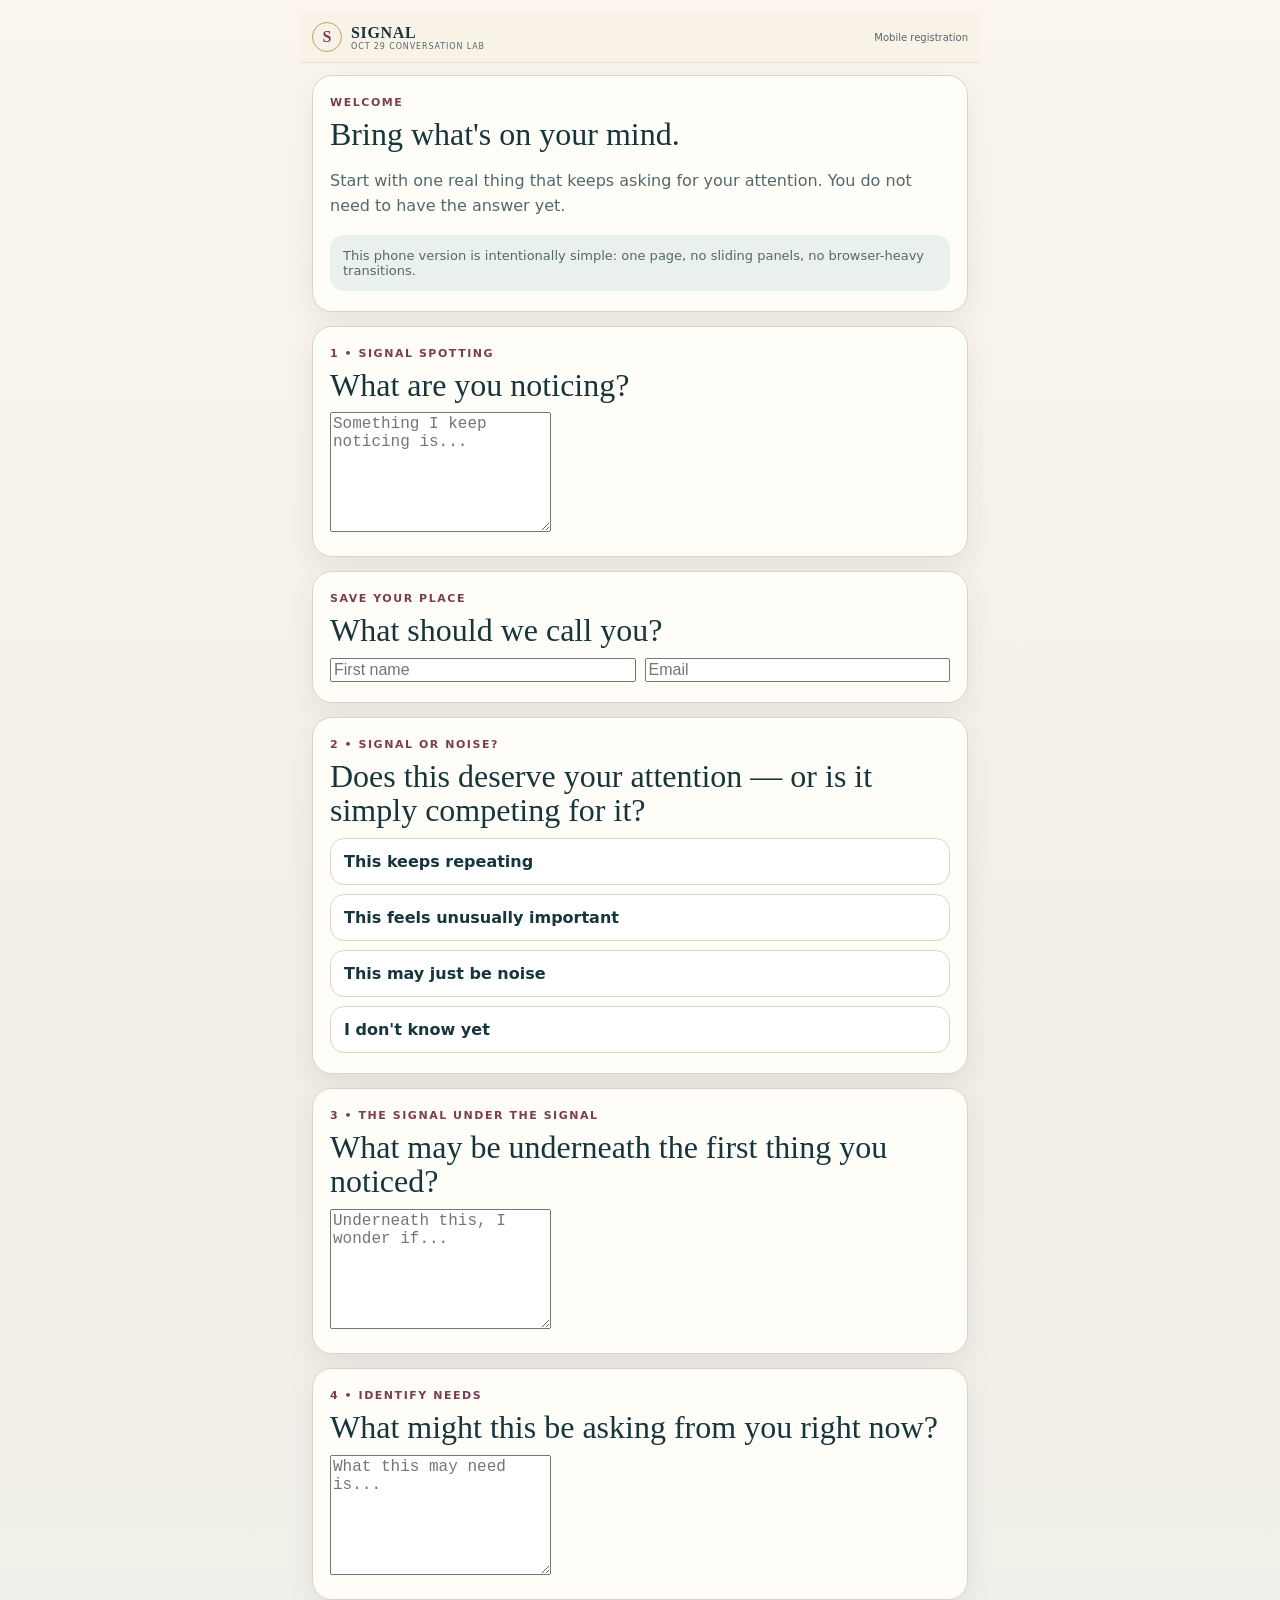
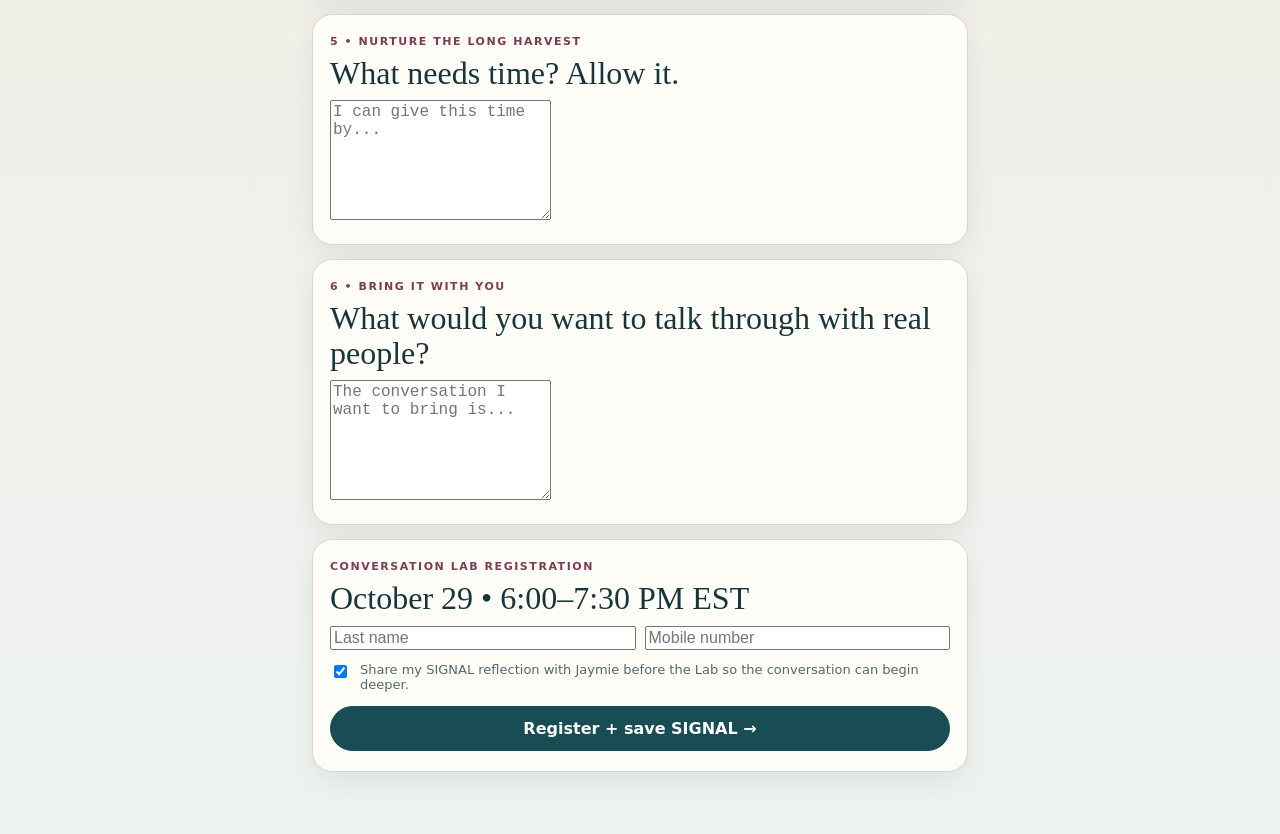
<file: front-door-mobile.html>
<!doctype html>
<html lang="en">
<head>
<meta charset="utf-8">
<meta name="viewport" content="width=device-width,initial-scale=1,viewport-fit=cover">
<title>SIGNAL Front Door — Mobile</title>
<meta name="description" content="Bring what's on your mind. Start the conversation.">
<link rel="stylesheet" href="styles.css">
<link rel="icon" type="image/svg+xml" href="assets/favicon.svg">
<style>
body{background:linear-gradient(180deg,#faf6ee 0%,#f2eee5 45%,#eef3f0 100%)}
.mobile-shell{max-width:680px;margin:0 auto;padding:12px 12px 48px}
.mobile-top{position:sticky;top:0;z-index:20;background:rgba(248,242,231,.94);backdrop-filter:blur(14px);border-bottom:1px solid rgba(123,60,84,.1);padding:10px 12px;margin:0 -12px 12px;display:flex;align-items:center;justify-content:space-between;gap:10px}
.mobile-brand{display:flex;align-items:center;gap:9px;min-width:0}
.mobile-brand .brand-mark{width:30px;height:30px;flex:0 0 30px}
.mobile-brand strong{font:700 16px var(--serif);letter-spacing:.04em}
.mobile-brand small{display:block;font-size:8px;color:var(--ink-soft);letter-spacing:.11em;text-transform:uppercase}
.mobile-progress{font-size:10px;color:var(--ink-soft);white-space:nowrap}
.mcard{background:var(--paper);border:1px solid var(--line);border-radius:20px;padding:20px 17px;margin:0 0 14px;box-shadow:0 10px 28px rgba(22,53,61,.08)}
.mcard .fd-meta{margin-bottom:6px}
.mcard h2{font:32px/1.08 var(--serif);margin:8px 0 10px}
.mcard p{color:var(--ink-soft);line-height:1.6}
.mcard textarea,.mcard input{font-size:16px}
.mcard textarea{min-height:120px}
.mchoices{display:grid;grid-template-columns:1fr;gap:9px}
.mchoice{border:1px solid var(--line);background:#fff;padding:13px;border-radius:14px;text-align:left;font-weight:800;color:var(--ink);cursor:pointer}
.mchoice.selected{border-color:var(--wine);background:#fbf1f4}
.mgrid{display:grid;grid-template-columns:1fr;gap:9px}
.mactions{display:grid;grid-template-columns:1fr;gap:8px;margin-top:14px}
.mactions .btn{width:100%}
.msummary{display:grid;gap:9px}
.msum{background:#fff;border:1px solid var(--line);border-radius:14px;padding:12px}
.msum b{display:block;color:var(--wine);font-size:10px;text-transform:uppercase;letter-spacing:.09em;margin-bottom:5px}
#success{display:none}
#formStatus{display:none;margin-top:10px}
.consent{display:flex;gap:10px;align-items:flex-start;color:var(--ink-soft);font-size:13px;margin-top:12px}
.consent input{width:auto;margin-top:3px}
@media(min-width:540px){.mgrid.two{grid-template-columns:1fr 1fr}}
</style>
</head>
<body>
<div class="mobile-shell">
  <div class="mobile-top">
    <a class="mobile-brand" href="signal.html">
      <div class="brand-mark">S</div>
      <div><strong>SIGNAL</strong><small>Oct 29 Conversation Lab</small></div>
    </a>
    <div class="mobile-progress">Mobile registration</div>
  </div>

  <section class="mcard">
    <div class="fd-meta">Welcome</div>
    <h2>Bring what's on your mind.</h2>
    <p>Start with one real thing that keeps asking for your attention. You do not need to have the answer yet.</p>
    <div class="note">This phone version is intentionally simple: one page, no sliding panels, no browser-heavy transitions.</div>
  </section>

  <section class="mcard">
    <div class="fd-meta">1 • Signal Spotting</div>
    <h2>What are you noticing?</h2>
    <textarea id="notice" placeholder="Something I keep noticing is..."></textarea>
  </section>

  <section class="mcard">
    <div class="fd-meta">Save your place</div>
    <h2>What should we call you?</h2>
    <div class="mgrid two">
      <input id="first" placeholder="First name" autocomplete="given-name">
      <input id="email" type="email" placeholder="Email" autocomplete="email">
    </div>
  </section>

  <section class="mcard">
    <div class="fd-meta">2 • Signal or Noise?</div>
    <h2>Does this deserve your attention — or is it simply competing for it?</h2>
    <div class="mchoices">
      <button class="mchoice" data-choice="This keeps repeating">This keeps repeating</button>
      <button class="mchoice" data-choice="This feels unusually important">This feels unusually important</button>
      <button class="mchoice" data-choice="This may just be noise">This may just be noise</button>
      <button class="mchoice" data-choice="I do not know yet">I don't know yet</button>
    </div>
  </section>

  <section class="mcard">
    <div class="fd-meta">3 • The Signal Under the Signal</div>
    <h2>What may be underneath the first thing you noticed?</h2>
    <textarea id="under" placeholder="Underneath this, I wonder if..."></textarea>
  </section>

  <section class="mcard">
    <div class="fd-meta">4 • Identify Needs</div>
    <h2>What might this be asking from you right now?</h2>
    <textarea id="needs" placeholder="What this may need is..."></textarea>
  </section>

  <section class="mcard">
    <div class="fd-meta">5 • Nurture the Long Harvest</div>
    <h2>What needs time? Allow it.</h2>
    <textarea id="grace" placeholder="I can give this time by..."></textarea>
  </section>

  <section class="mcard">
    <div class="fd-meta">6 • Bring it with you</div>
    <h2>What would you want to talk through with real people?</h2>
    <textarea id="conversation" placeholder="The conversation I want to bring is..."></textarea>
  </section>

  <section class="mcard">
    <div class="fd-meta">Conversation Lab registration</div>
    <h2>October 29 • 6:00–7:30 PM EST</h2>
    <div class="mgrid two">
      <input id="last" placeholder="Last name" autocomplete="family-name">
      <input id="mobile" inputmode="tel" placeholder="Mobile number" autocomplete="tel">
    </div>
    <label class="consent"><input id="share" type="checkbox" checked><span>Share my SIGNAL reflection with Jaymie before the Lab so the conversation can begin deeper.</span></label>
    <div id="formStatus" class="note"></div>
    <div class="mactions"><button class="btn primary" id="registerBtn" type="button">Register + save SIGNAL →</button></div>
  </section>

  <section class="mcard" id="success">
    <div class="fd-meta">Registration submitted</div>
    <h2>Come curious. Leave with greater clarity.</h2>
    <div class="note" id="successText"></div>
    <div class="mactions"><a class="btn" href="signal.html">Back to SIGNAL</a></div>
  </section>
</div>

<script>
const FORM_ENDPOINT="https://docs.google.com/forms/d/e/1FAIpQLSevSeZiBJRZMCleMm2TcJQOjP_pS94YrMBQhaaKgrffP9Sdeg/formResponse";
const F={contactId:"entry.301762151",firstName:"entry.58780466",lastName:"entry.1559895487",email:"entry.1787733184",mobile:"entry.610731937",notice:"entry.1179189163",signalVsNoise:"entry.1019833845",signalUnderSignal:"entry.800933330",needs:"entry.88849145",grace:"entry.821090000",conversation:"entry.1932546411",sharePreference:"entry.946346664",event:"entry.84973371",source:"entry.276495509",startedAt:"entry.1206892229",signalCompleted:"entry.303119"};
const key="signalFrontDoorMobileV1";
const idKey="signalRegistrantIdV1";
const startedKey="signalStartedAtV1";
let signalChoice="";
let registrantId=localStorage.getItem(idKey);
if(!registrantId){registrantId="SIG-"+Date.now().toString(36).toUpperCase()+"-"+Math.random().toString(36).slice(2,7).toUpperCase();localStorage.setItem(idKey,registrantId)}
if(!localStorage.getItem(startedKey))localStorage.setItem(startedKey,new Date().toISOString());
const $=id=>document.getElementById(id);
const val=id=>($(id)?.value||"").trim();
function state(){return{registrantId,startedAt:localStorage.getItem(startedKey),firstName:val("first"),lastName:val("last"),email:val("email"),mobile:val("mobile"),notice:val("notice"),signalVsNoise:signalChoice,signalUnderSignal:val("under"),needs:val("needs"),grace:val("grace"),conversation:val("conversation"),sharePreference:$("share").checked?"Full Reflection":"Private",event:"Oct 29 Conversation Lab",source:"SIGNAL Front Door Mobile"}}
function save(){localStorage.setItem(key,JSON.stringify(state()))}
document.querySelectorAll("textarea,input").forEach(el=>el.addEventListener("input",save));
document.querySelectorAll(".mchoice").forEach(btn=>btn.addEventListener("click",()=>{signalChoice=btn.dataset.choice;document.querySelectorAll(".mchoice").forEach(x=>x.classList.remove("selected"));btn.classList.add("selected");save()}));
(function restore(){try{const d=JSON.parse(localStorage.getItem(key)||"null");if(!d)return;const map={first:"firstName",last:"lastName",email:"email",mobile:"mobile",notice:"notice",under:"signalUnderSignal",needs:"needs",grace:"grace",conversation:"conversation"};Object.entries(map).forEach(([id,k])=>{if($(id)&&d[k])$(id).value=d[k]});signalChoice=d.signalVsNoise||"";if(signalChoice)document.querySelectorAll(".mchoice").forEach(x=>{if(x.dataset.choice===signalChoice)x.classList.add("selected")});if(d.sharePreference==="Private")$("share").checked=false}catch(e){}})();
function status(msg){$("formStatus").textContent=msg;$("formStatus").style.display="block"}
function add(form,name,value){const i=document.createElement("input");i.type="hidden";i.name=name;i.value=value||"";form.appendChild(i)}
async function submit(){
  const d=state();
  if(!d.notice){status("Please answer the first question: What are you noticing?");$("notice").scrollIntoView({behavior:"smooth",block:"center"});return}
  if(!d.firstName){status("Please enter your first name.");$("first").focus();return}
  if(!/^[^\s@]+@[^\s@]+\.[^\s@]+$/.test(d.email)){status("Please enter a valid email address.");$("email").focus();return}
  if(!d.lastName){status("Please enter your last name.");$("last").focus();return}
  if(!d.mobile){status("Please enter your mobile number.");$("mobile").focus();return}
  save();
  const b=$("registerBtn");b.disabled=true;b.textContent="Registering…";
  let sink=document.querySelector('iframe[name="googleFormMobileSink"]');
  if(!sink){sink=document.createElement("iframe");sink.name="googleFormMobileSink";sink.style.cssText="width:0;height:0;border:0;position:absolute;left:-9999px";document.body.appendChild(sink)}
  const form=document.createElement("form");form.method="POST";form.action=FORM_ENDPOINT;form.target="googleFormMobileSink";
  const priv=d.sharePreference==="Private";
  add(form,F.contactId,d.registrantId);add(form,F.firstName,d.firstName);add(form,F.lastName,d.lastName);add(form,F.email,d.email);add(form,F.mobile,d.mobile);
  add(form,F.notice,priv?"":d.notice);add(form,F.signalVsNoise,priv?"":d.signalVsNoise);add(form,F.signalUnderSignal,priv?"":d.signalUnderSignal);add(form,F.needs,priv?"":d.needs);add(form,F.grace,priv?"":d.grace);add(form,F.conversation,priv?"":d.conversation);
  add(form,F.sharePreference,d.sharePreference);add(form,F.event,d.event);add(form,F.source,d.source);add(form,F.startedAt,d.startedAt);add(form,F.signalCompleted,"Yes");
  document.body.appendChild(form);form.submit();setTimeout(()=>form.remove(),800);
  setTimeout(()=>{b.disabled=false;b.textContent="Register + save SIGNAL →";$("successText").innerHTML="<strong>"+d.firstName+" "+d.lastName+"</strong><br>"+d.email+" • "+d.mobile+"<br><br>Status: Registered • Share preference: "+d.sharePreference;$("success").style.display="block";$("success").scrollIntoView({behavior:"smooth",block:"start"});},1200);
}
$("registerBtn").addEventListener("click",submit);
</script>
</body>
</html>
</file>
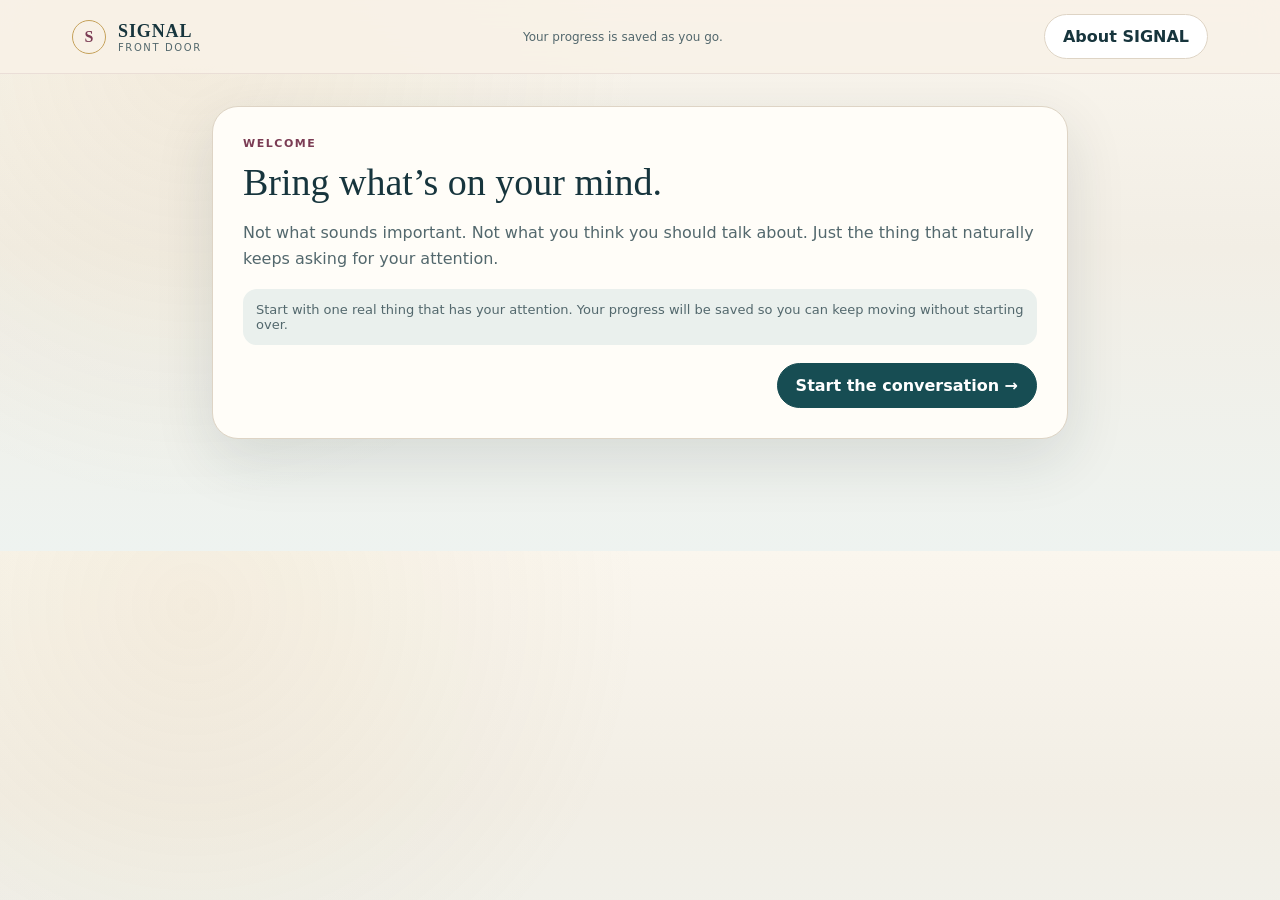
<file: front-door.html>
<!doctype html><html lang="en"><head><meta charset="utf-8"><meta name="viewport" content="width=device-width,initial-scale=1"><title>SIGNAL Front Door</title><meta name="description" content="Bring what’s on your mind. Start the conversation."><link rel="stylesheet" href="styles.css"><link rel="icon" type="image/svg+xml" href="assets/favicon.svg"></head><body><script>if(window.matchMedia&&window.matchMedia("(max-width: 700px)").matches){window.location.replace("front-door-mobile.html")}</script>
<nav class="nav"><div class="nav-inner"><a class="brand" href="signal.html"><div class="brand-mark">S</div><div><div class="brand-text">SIGNAL</div><div class="brand-sub">Front Door</div></div></a><div class="small">Your progress is saved as you go.</div><a class="btn" href="signal.html">About SIGNAL</a></div></nav>
<div class="frontdoor-wrap"><div class="fd-card">
<div class="fd-step active" id="fd0"><div class="fd-meta">Welcome</div><h2>Bring what’s on your mind.</h2><p>Not what sounds important. Not what you think you should talk about. Just the thing that naturally keeps asking for your attention.</p><div class="note">Start with one real thing that has your attention. Your progress will be saved so you can keep moving without starting over.</div><div class="fd-actions"><span></span><button class="btn primary" onclick="go(1)">Start the conversation →</button></div></div>
<div class="fd-step" id="fd1"><div class="fd-meta">1 • Signal Spotting</div><h2>What are you noticing?</h2><p>Do not explain it perfectly yet. Just name what keeps surfacing.</p><textarea id="notice" placeholder="Something I keep noticing is..."></textarea><div class="fd-actions"><button class="btn" onclick="go(0)">← Back</button><button class="btn primary" onclick="need('notice',2)">Continue →</button></div></div>
<div class="fd-step" id="fd2"><div class="fd-meta">Save your place</div><h2>What should we call you?</h2><p>We ask for just enough information to save your progress on this device. The rest can wait until registration.</p><div class="summary-grid"><input id="first" placeholder="First name" autocomplete="given-name"><input id="email" type="email" placeholder="Email" autocomplete="email"></div><div class="note" id="contactError" style="display:none;margin-top:12px"></div><div class="fd-actions"><button class="btn" onclick="go(1)">← Back</button><button class="btn primary" onclick="contactNext()">Save & continue →</button></div></div>
<div class="fd-step" id="fd3"><div class="fd-meta">2 • Signal or Noise?</div><h2>Does this deserve your attention — or is it simply competing for it?</h2><div class="choices"><button class="choice" onclick="choose(this,'This keeps repeating')">This keeps repeating</button><button class="choice" onclick="choose(this,'This feels unusually important')">This feels unusually important</button><button class="choice" onclick="choose(this,'This may just be noise')">This may just be noise</button><button class="choice" onclick="choose(this,'I do not know yet')">I don’t know yet</button></div><div class="fd-actions"><button class="btn" onclick="go(2)">← Back</button><button class="btn primary" onclick="go(4)">Look underneath →</button></div></div>
<div class="fd-step" id="fd4"><div class="fd-meta">3 • The Signal Under the Signal</div><h2>What may be underneath the first thing you noticed?</h2><p>A feeling. A fear. A need. A pattern. An unfinished conversation. Stay curious without forcing certainty.</p><textarea id="under" placeholder="Underneath this, I wonder if..."></textarea><div class="fd-actions"><button class="btn" onclick="go(3)">← Back</button><button class="btn primary" onclick="go(5)">Continue →</button></div></div>
<div class="fd-step" id="fd5"><div class="fd-meta">4 • Identify Needs</div><h2>What might this be asking from you right now?</h2><p>Attention? Information? Rest? Support? A boundary? A conversation? Action? More time?</p><textarea id="needs" placeholder="What this may need is..."></textarea><div class="fd-actions"><button class="btn" onclick="go(4)">← Back</button><button class="btn primary" onclick="go(6)">Continue →</button></div></div>
<div class="fd-step" id="fd6"><div class="fd-meta">5 • Nurture the Long Harvest</div><h2>What needs time? Allow it.</h2><p>Some things need movement. Some need room. What could you stop forcing long enough to observe?</p><textarea id="grace" placeholder="I can give this time by..."></textarea><div class="fd-actions"><button class="btn" onclick="go(5)">← Back</button><button class="btn primary" onclick="go(7)">Start the conversation →</button></div></div>
<div class="fd-step" id="fd7"><div class="fd-meta">6 • Bring it with you</div><h2>What would you want to talk through with real people?</h2><p>You do not need a conclusion. Bring the thing that still has energy, tension, curiosity, or uncertainty around it.</p><textarea id="conversation" placeholder="The conversation I want to bring is..."></textarea><div class="fd-actions"><button class="btn" onclick="go(6)">← Back</button><button class="btn primary" onclick="showSummary()">See what I’m bringing →</button></div></div>
<div class="fd-step" id="fd8"><div class="fd-meta">You’ve already started</div><h2>Here’s what became clearer.</h2><div class="summary-grid" id="summary"></div><div class="note" style="margin-top:14px"><strong>Your SIGNAL is saved.</strong> If you choose to register, we’ll keep this reflection connected to your event record.</div><div class="fd-actions"><button class="btn" onclick="go(7)">← Revisit</button><button class="btn gold" onclick="go(9)">Complete registration →</button></div></div>
<div class="fd-step" id="fd9"><div class="fd-meta">Conversation Lab registration</div><h2>Only what’s still missing.</h2><div class="summary-grid"><input id="last" placeholder="Last name"><input id="mobile" placeholder="Mobile number"></div><label style="display:flex;gap:10px;margin-top:14px;align-items:flex-start;color:var(--ink-soft);font-size:13px"><input id="share" type="checkbox" checked style="width:auto;margin-top:3px"><span>Share my SIGNAL reflection with Jaymie before the Lab so the conversation can begin deeper.</span></label><div class="note" style="margin-top:14px">When you register, your event record and SIGNAL reflection are saved together.</div><div class="fd-actions"><button class="btn" onclick="go(8)">← Back</button><button class="btn primary" onclick="complete()">Register + save SIGNAL →</button></div></div>
<div class="fd-step" id="fd10"><div class="fd-meta">Registration submitted</div><h2>Come curious. Leave with greater clarity.</h2><p>Your registration has been submitted to TEHFL.</p><div class="note" id="completeText"></div><div class="fd-actions"><a class="btn" href="signal.html">Back to SIGNAL</a><button class="btn primary" onclick="resetFlow()">Run again</button></div></div>
</div></div>
<script>
const FORM_ENDPOINT="https://docs.google.com/forms/d/e/1FAIpQLSevSeZiBJRZMCleMm2TcJQOjP_pS94YrMBQhaaKgrffP9Sdeg/formResponse";
const FORM_FIELDS={
  contactId:"entry.301762151",
  firstName:"entry.58780466",
  lastName:"entry.1559895487",
  email:"entry.1787733184",
  mobile:"entry.610731937",
  notice:"entry.1179189163",
  signalVsNoise:"entry.1019833845",
  signalUnderSignal:"entry.800933330",
  needs:"entry.88849145",
  grace:"entry.821090000",
  conversation:"entry.1932546411",
  sharePreference:"entry.946346664",
  event:"entry.84973371",
  source:"entry.276495509",
  startedAt:"entry.1206892229",
  signalCompleted:"entry.303119",
};
const key="signalFrontDoorV1";
const idKey="signalRegistrantIdV1";
const startedKey="signalStartedAtV1";
let signalChoice="";
let registrantId=localStorage.getItem(idKey);
if(!registrantId){
  registrantId="SIG-"+Date.now().toString(36).toUpperCase()+"-"+Math.random().toString(36).slice(2,7).toUpperCase();
  localStorage.setItem(idKey,registrantId);
}
if(!localStorage.getItem(startedKey)) localStorage.setItem(startedKey,new Date().toISOString());

function val(id){return(document.getElementById(id)?.value||"").trim()}
function go(n){
  const active=document.activeElement;
  if(active && typeof active.blur==="function") active.blur();
  const next=document.getElementById("fd"+n);
  saveLocal();

  if(document.body.classList.contains("mobile-linear")){
    if(next){
      next.classList.add("mobile-reached");
      setTimeout(()=>next.scrollIntoView({block:"start",behavior:"auto"}),20);
    }
    return;
  }

  document.querySelectorAll(".fd-step").forEach(x=>{
    x.classList.remove("active");
    x.setAttribute("aria-hidden","true");
  });
  next.classList.add("active");
  next.setAttribute("aria-hidden","false");
  window.scrollTo(0,0);
}
function need(id,n){if(!val(id)){document.getElementById(id).focus();return}go(n)}
function choose(el,v){
  signalChoice=v;
  document.querySelectorAll(".choice").forEach(x=>x.classList.remove("selected"));
  el.classList.add("selected");
  saveLocal();
}
function data(){
  return{
    registrantId,
    startedAt:localStorage.getItem(startedKey),
    firstName:val("first"),
    lastName:val("last"),
    email:val("email"),
    mobile:val("mobile"),
    notice:val("notice"),
    signalVsNoise:signalChoice,
    signalUnderSignal:val("under"),
    needs:val("needs"),
    grace:val("grace"),
    conversation:val("conversation"),
    sharePreference:(document.getElementById("share")?.checked??true)?"Full Reflection":"Private",
    event:"Oct 29 Conversation Lab",
    source:"SIGNAL Front Door"
  }
}
function saveLocal(){localStorage.setItem(key,JSON.stringify(data()))}
function esc(s){return(s||"").replace(/[&<>"]/g,m=>({"&":"&amp;","<":"&lt;",">":"&gt;",'"':"&quot;"}[m]))}

async function submitRegistration(){
  const d=data();
  const privateMode=d.sharePreference==="Private";
  const targetName="googleFormSink";
  let sink=document.querySelector('iframe[name="'+targetName+'"]');
  if(!sink){
    sink=document.createElement("iframe");
    sink.name=targetName;
    sink.setAttribute("aria-hidden","true");
    sink.style.width="0";
    sink.style.height="0";
    sink.style.border="0";
    sink.style.position="absolute";
    sink.style.left="-9999px";
    document.body.appendChild(sink);
  }
  const form=document.createElement("form");
  form.method="POST";
  form.action=FORM_ENDPOINT;
  form.target=targetName;
  const add=(key,value)=>{
    const input=document.createElement("input");
    input.type="hidden";
    input.name=FORM_FIELDS[key];
    input.value=value||"";
    form.appendChild(input);
  };
  add("contactId",d.registrantId);
  add("firstName",d.firstName);
  add("lastName",d.lastName);
  add("email",d.email);
  add("mobile",d.mobile);
  add("notice",privateMode?"":d.notice);
  add("signalVsNoise",privateMode?"":d.signalVsNoise);
  add("signalUnderSignal",privateMode?"":d.signalUnderSignal);
  add("needs",privateMode?"":d.needs);
  add("grace",privateMode?"":d.grace);
  add("conversation",privateMode?"":d.conversation);
  add("sharePreference",d.sharePreference);
  add("event",d.event);
  add("source",d.source);
  add("startedAt",d.startedAt);
  add("signalCompleted","Yes");
  document.body.appendChild(form);
  form.submit();
  setTimeout(()=>form.remove(),1000);
  await new Promise(resolve=>setTimeout(resolve,1200));
  return true;
}

async function contactNext(){
  const err=document.getElementById("contactError");
  if(err){err.style.display="none";err.textContent=""}
  if(!val("first")){
    if(err){err.textContent="Please enter your first name.";err.style.display="block"}
    first.focus();return
  }
  if(!/^[^\s@]+@[^\s@]+\.[^\s@]+$/.test(val("email"))){
    if(err){err.textContent="Please enter a valid email address.";err.style.display="block"}
    email.focus();return
  }
  saveLocal();
  document.querySelectorAll("#fd2 input").forEach(el=>el.blur());
  go(3);
}

async function showSummary(){
  saveLocal();
  document.getElementById("fd8")?.classList.add("mobile-reached");
  let d=data(),rows=[
    ["What you’re noticing",d.notice],
    ["Signal vs. Noise",d.signalVsNoise||"Still deciding"],
    ["The Signal Under the Signal",d.signalUnderSignal||"Still forming"],
    ["What this may need",d.needs||"Still forming"],
    ["What needs time / grace",d.grace||"Still forming"],
    ["Conversation to bring",d.conversation||"Still forming"]
  ];
  summary.innerHTML=rows.map(r=>`<div class="sum"><b>${esc(r[0])}</b>${esc(r[1])}</div>`).join("");
  go(8);
}

async function complete(){
  if(!val("last")){last.focus();return}
  if(!val("mobile")){mobile.focus();return}
  saveLocal();
  const btn=document.activeElement;
  if(btn){btn.disabled=true;btn.textContent="Registering…"}
  const ok=await submitRegistration();
  if(btn){btn.disabled=false;btn.textContent="Register + save SIGNAL →"}
  let d=data();
  completeText.innerHTML=`<strong>${esc(d.firstName)} ${esc(d.lastName)}</strong><br>${esc(d.email)} • ${esc(d.mobile)}<br><br>Status: Registered • Share preference: ${esc(d.sharePreference)}${ok?"":"<br><br><strong>Connection issue:</strong> your browser kept your answers, but the tracker may need another submission."}`;
  document.getElementById("fd10")?.classList.add("mobile-reached");
  go(10);
}

function resetFlow(){
  localStorage.removeItem(key);
  localStorage.removeItem(idKey);
  localStorage.removeItem(startedKey);
  location.reload();
}

(function restore(){
  let x=localStorage.getItem(key);
  if(!x)return;
  try{
    let d=JSON.parse(x);
    const map={first:"firstName",email:"email",notice:"notice",under:"signalUnderSignal",needs:"needs",grace:"grace",conversation:"conversation",last:"lastName",mobile:"mobile"};
    Object.entries(map).forEach(([id,k])=>{let el=document.getElementById(id);if(el&&d[k])el.value=d[k]});
    signalChoice=d.signalVsNoise||"";
    if(signalChoice){
      document.querySelectorAll(".choice").forEach(el=>{if(el.textContent.trim()===signalChoice)el.classList.add("selected")});
    }
    if(document.getElementById("share") && d.sharePreference==="Private") document.getElementById("share").checked=false;
  }catch(e){}
})();

document.querySelectorAll(".fd-step").forEach(x=>x.setAttribute("aria-hidden",x.classList.contains("active")?"false":"true"));
document.querySelectorAll("textarea,input").forEach(el=>el.addEventListener("input",saveLocal));
</script></body></html>
</file>
<file: styles.css>
:root{
  --ink:#17353d;--ink-soft:#53686d;--pine:#174d53;--pine-2:#0d343a;
  --cream:#f8f2e7;--paper:#fffdf8;--wine:#7b3c54;--gold:#c5a15a;
  --sage:#aab8a0;--line:#ded4c5;--mist:#eaf0ed;--shadow:0 20px 60px rgba(22,53,61,.12);
  --serif:Georgia,"Times New Roman",serif;--sans:Inter,ui-sans-serif,system-ui,-apple-system,BlinkMacSystemFont,"Segoe UI",sans-serif;
  --script:"Segoe Script","Apple Chancery","Lucida Handwriting","Brush Script MT",cursive;
}
*{box-sizing:border-box}html{scroll-behavior:smooth}body{margin:0;color:var(--ink);background:radial-gradient(circle at 15% 10%,rgba(197,161,90,.10),transparent 28rem),linear-gradient(180deg,#faf6ee 0%,#f2eee5 45%,#eef3f0 100%);font-family:var(--sans)}
a{color:inherit;text-decoration:none}img{max-width:100%;display:block}button{font:inherit}.small{font-size:12px;color:var(--ink-soft)}
.nav{position:sticky;top:0;z-index:50;backdrop-filter:blur(16px);background:rgba(248,242,231,.86);border-bottom:1px solid rgba(123,60,84,.10)}
.nav-inner{max-width:1180px;margin:auto;padding:14px 22px;display:flex;align-items:center;justify-content:space-between;gap:20px}.brand{display:flex;align-items:center;gap:12px}.brand-mark{width:34px;height:34px;border-radius:50%;border:1px solid var(--gold);display:grid;place-items:center;font-family:var(--serif);font-weight:700;color:var(--wine)}.brand-text{font:700 18px var(--serif);letter-spacing:.05em}.brand-sub{font-size:10px;letter-spacing:.16em;text-transform:uppercase;color:var(--ink-soft)}.nav-links{display:flex;gap:20px;align-items:center;font-size:13px;font-weight:700;color:var(--ink-soft)}.nav-links a:hover{color:var(--wine)}
.btn{display:inline-flex;align-items:center;justify-content:center;gap:8px;border-radius:999px;padding:12px 18px;border:1px solid var(--line);background:#fff;color:var(--ink);font-weight:800;transition:.2s ease;cursor:pointer}.btn:hover{transform:translateY(-1px);box-shadow:0 8px 26px rgba(22,53,61,.10)}.btn.primary{background:var(--pine);border-color:var(--pine);color:#fff}.btn.gold{background:var(--gold);border-color:var(--gold);color:#19353b}
.hero{max-width:1180px;margin:28px auto 0;padding:0 22px;display:grid;grid-template-columns:1.05fr .95fr;gap:22px;align-items:stretch}.hero-copy,.hero-art{border:1px solid var(--line);border-radius:30px;overflow:hidden;box-shadow:var(--shadow)}.hero-copy{min-height:590px;padding:54px;background:linear-gradient(150deg,rgba(255,253,248,.97),rgba(246,240,229,.94));display:flex;flex-direction:column;justify-content:center}.kicker{font-size:11px;letter-spacing:.18em;text-transform:uppercase;font-weight:900;color:var(--wine)}.hero h1{font:400 clamp(46px,6.7vw,84px)/.98 var(--serif);letter-spacing:-.035em;margin:14px 0 18px}.hero h1 em{font-family:var(--script);font-style:normal;color:var(--wine);font-size:.82em}.hero p{font-size:18px;line-height:1.72;color:var(--ink-soft);max-width:680px}.hero-art{position:relative;min-height:590px;background:radial-gradient(circle at 50% 35%,rgba(197,161,90,.14),transparent 24rem),linear-gradient(180deg,#07252a,#102f35);display:flex;align-items:center;justify-content:center;padding:18px}.hero-art img{width:100%;height:100%;object-fit:contain;object-position:center center}.hero-art:after{content:"";position:absolute;inset:0;background:linear-gradient(180deg,transparent 35%,rgba(10,39,44,.72))}.hero-caption{position:absolute;z-index:2;left:28px;right:28px;bottom:28px;color:#fff}.hero-caption .script{font:28px var(--script);color:#efd6a0}.hero-caption p{margin:8px 0 0;color:#dfeae7;font-size:14px;line-height:1.55}
.section{max-width:1180px;margin:86px auto;padding:0 22px}.section-head{max-width:760px;margin-bottom:28px}.section-head h2{font:400 clamp(34px,4vw,56px)/1.05 var(--serif);margin:8px 0 12px}.section-head p{color:var(--ink-soft);line-height:1.7;font-size:17px}.cards{display:grid;grid-template-columns:repeat(3,1fr);gap:16px}.card{background:var(--paper);border:1px solid var(--line);border-radius:22px;padding:24px;box-shadow:0 12px 32px rgba(22,53,61,.07)}.card h3{font:26px var(--serif);margin:4px 0 8px}.card p{color:var(--ink-soft);line-height:1.62}.card .eyebrow{font-size:10px;text-transform:uppercase;letter-spacing:.14em;font-weight:900;color:var(--wine)}
.path-grid{display:grid;grid-template-columns:1fr 1fr;gap:18px}.path{min-height:360px;border-radius:26px;padding:28px;border:1px solid var(--line);position:relative;overflow:hidden;box-shadow:var(--shadow);display:flex;flex-direction:column;justify-content:flex-end}.path.signal{background:linear-gradient(rgba(14,44,48,.12),rgba(14,44,48,.78)),url('https://chapp806-crypto.github.io/tehfl-site/assets/signal-directions.png') center/cover}.path.eric{background:linear-gradient(135deg,#21383d,#0f252a)}.path h3{font:38px var(--serif);margin:0 0 8px;color:#fff}.path p{color:#e4ece9;line-height:1.6;max-width:540px}.path .eyebrow{color:#f1d69b}
.quote-band{margin:88px 0;background:linear-gradient(135deg,#174d53,#0d343a);color:#fff;padding:74px 22px}.quote-inner{max-width:980px;margin:auto;text-align:center}.quote-inner blockquote{font:400 clamp(34px,5vw,64px)/1.08 var(--serif);margin:0}.quote-inner .script{font-family:var(--script);color:#efd59b}.quote-inner p{color:#cfe0dd;margin-top:18px}.footer{border-top:1px solid var(--line);padding:34px 22px 50px;color:var(--ink-soft)}.footer-inner{max-width:1180px;margin:auto;display:flex;justify-content:space-between;gap:20px;flex-wrap:wrap}
.signal-hero{max-width:1180px;margin:28px auto 0;padding:0 22px;display:grid;grid-template-columns:.9fr 1.1fr;gap:20px}.signal-copy,.signal-image{border-radius:30px;border:1px solid var(--line);overflow:hidden;box-shadow:var(--shadow)}.signal-copy{background:var(--paper);padding:48px;display:flex;flex-direction:column;justify-content:center}.signal-copy h1{font:400 clamp(48px,6vw,78px)/.98 var(--serif);margin:12px 0 16px}.signal-copy .script{font-family:var(--script);color:var(--wine)}.signal-copy p{font-size:18px;color:var(--ink-soft);line-height:1.7}.signal-image img{width:100%;height:100%;object-fit:cover}
.loop{display:grid;grid-template-columns:repeat(6,1fr);gap:10px}.loop .item{background:#fff;border:1px solid var(--line);border-radius:18px;padding:16px;min-height:150px}.loop .letter{font:42px var(--serif);color:var(--wine)}.loop b{display:block;margin:4px 0 6px}.loop span{font-size:12px;color:var(--ink-soft);line-height:1.45}
.frontdoor-wrap{max-width:900px;margin:32px auto;padding:0 22px 80px}.fd-card{background:var(--paper);border:1px solid var(--line);border-radius:26px;padding:30px;box-shadow:var(--shadow)}.fd-step{display:none}.fd-step.active{display:block}.fd-meta{font-size:11px;text-transform:uppercase;letter-spacing:.14em;color:var(--wine);font-weight:900}.fd-card h2{font:38px var(--serif);margin:10px 0}.fd-card p{color:var(--ink-soft);line-height:1.65}.fd-card textarea,.fd-card input{width:100%;border:1px solid #cec4b5;border-radius:14px;padding:14px;background:#fff;color:var(--ink);font:inherit}.fd-card textarea{min-height:150px;resize:vertical}.fd-actions{display:flex;justify-content:space-between;gap:10px;margin-top:18px;flex-wrap:wrap}.choices{display:grid;grid-template-columns:1fr 1fr;gap:10px}.choice{border:1px solid var(--line);background:#fff;padding:13px;border-radius:14px;text-align:left;font-weight:800;color:var(--ink);cursor:pointer}.choice.selected{border-color:var(--wine);background:#fbf1f4}.summary-grid{display:grid;grid-template-columns:1fr 1fr;gap:10px}.sum{background:#fff;border:1px solid var(--line);border-radius:14px;padding:13px}.sum b{display:block;color:var(--wine);font-size:10px;text-transform:uppercase;letter-spacing:.09em;margin-bottom:6px}.note{background:var(--mist);border-radius:14px;padding:13px;color:var(--ink-soft);font-size:13px}
@media(max-width:900px){
  .hero,.signal-hero,.path-grid{grid-template-columns:1fr}
  .cards{grid-template-columns:1fr}
  .loop{grid-template-columns:1fr 1fr}
  .hero-copy,.hero-art{min-height:auto}
  .hero-copy{padding:34px}
  .hero-art{aspect-ratio:4/3;padding:12px}
  .signal-image{min-height:0}
  .signal-image img{height:auto;aspect-ratio:4/3;object-fit:cover}
  .nav-links{display:none}
  .section{margin:58px auto}
}
@media(max-width:600px){
  body{overflow-x:hidden}
  .nav-inner{padding:10px 14px;gap:10px}
  .brand{min-width:0;gap:9px}
  .brand-mark{width:30px;height:30px;flex:0 0 30px}
  .brand-text{font-size:16px}
  .brand-sub{font-size:8px;letter-spacing:.11em;white-space:nowrap}
  .nav-inner>.btn{padding:9px 12px;font-size:12px;white-space:nowrap}
  .nav-inner>.small{display:none}
  .hero,.signal-hero{margin-top:14px;padding:0 14px;gap:14px}
  .hero-copy,.signal-copy{padding:26px 22px;border-radius:22px}
  .hero h1,.signal-copy h1{font-size:clamp(38px,12vw,54px);line-height:1.02}
  .hero p,.signal-copy p{font-size:16px;line-height:1.6}
  .hero-art{aspect-ratio:1/1;border-radius:22px}
  .hero-caption{left:20px;right:20px;bottom:20px}
  .hero-caption .script{font-size:23px}
  .section{margin:46px auto;padding:0 14px}
  .section-head{margin-bottom:20px}
  .section-head h2{font-size:36px}
  .section-head p{font-size:16px}
  .loop,.choices,.summary-grid{grid-template-columns:1fr}
  .path{min-height:300px;padding:22px;border-radius:22px}
  .path h3{font-size:32px}
  .card{padding:20px}
  .quote-band{margin:54px 0;padding:48px 18px}
  .quote-inner blockquote{font-size:36px}
  .frontdoor-wrap{margin:18px auto;padding:0 12px 48px}
  .fd-card{padding:22px 18px;border-radius:20px}
  .fd-card h2{font-size:32px;line-height:1.08}
  .fd-card textarea{min-height:130px}
  .fd-actions{display:grid;grid-template-columns:1fr;gap:8px}
  .fd-actions .btn,.fd-actions button,.fd-actions a{width:100%}
  .fd-actions span{display:none}
  .signal-copy{padding:26px 22px}
  .signal-image{border-radius:22px}
  .footer{padding:28px 14px 38px}
}

/* Stable phone fallback: avoid iOS/in-app-browser lockups caused by swapping large form panels */
@media(max-width:700px){
  body.mobile-linear .frontdoor-wrap{margin-top:12px}
  body.mobile-linear .fd-card{background:transparent;border:0;box-shadow:none;padding:0}
  body.mobile-linear .fd-step{
    display:block!important;
    background:var(--paper);
    border:1px solid var(--line);
    border-radius:20px;
    padding:22px 18px;
    margin:0 0 18px;
    box-shadow:0 10px 28px rgba(22,53,61,.08);
    scroll-margin-top:74px;
  }
  body.mobile-linear #fd8,
  body.mobile-linear #fd10{display:none!important}
  body.mobile-linear #fd8.mobile-reached,
  body.mobile-linear #fd10.mobile-reached{display:block!important}
  body.mobile-linear .fd-actions{grid-template-columns:1fr}
  body.mobile-linear .fd-actions .btn,
  body.mobile-linear .fd-actions button,
  body.mobile-linear .fd-actions a{width:100%}
}
</file>
